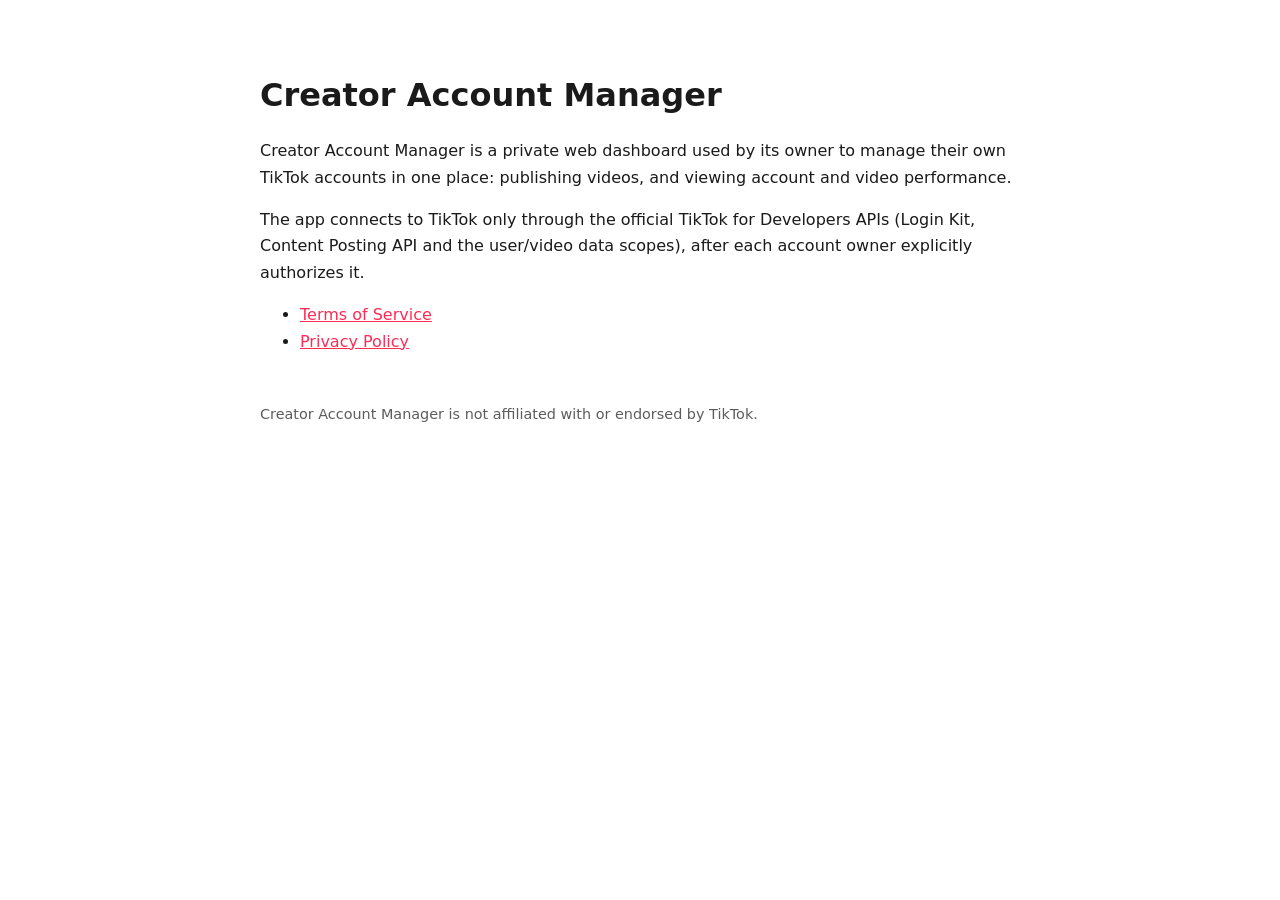
<file: index.html>
<!doctype html>
<html lang="en">
<head>
  <meta charset="utf-8">
  <meta name="viewport" content="width=device-width, initial-scale=1">
  <title>Creator Account Manager</title>
  <link rel="stylesheet" href="style.css">
</head>
<body>
  <main>
    <h1>Creator Account Manager</h1>
    <p>Creator Account Manager is a private web dashboard used by its owner to manage their own TikTok accounts in one place: publishing videos, and viewing account and video performance.</p>
    <p>The app connects to TikTok only through the official TikTok for Developers APIs (Login Kit, Content Posting API and the user/video data scopes), after each account owner explicitly authorizes it.</p>
    <ul>
      <li><a href="terms.html">Terms of Service</a></li>
      <li><a href="privacy.html">Privacy Policy</a></li>
    </ul>
    <footer>Creator Account Manager is not affiliated with or endorsed by TikTok.</footer>
  </main>
</body>
</html>
</file>
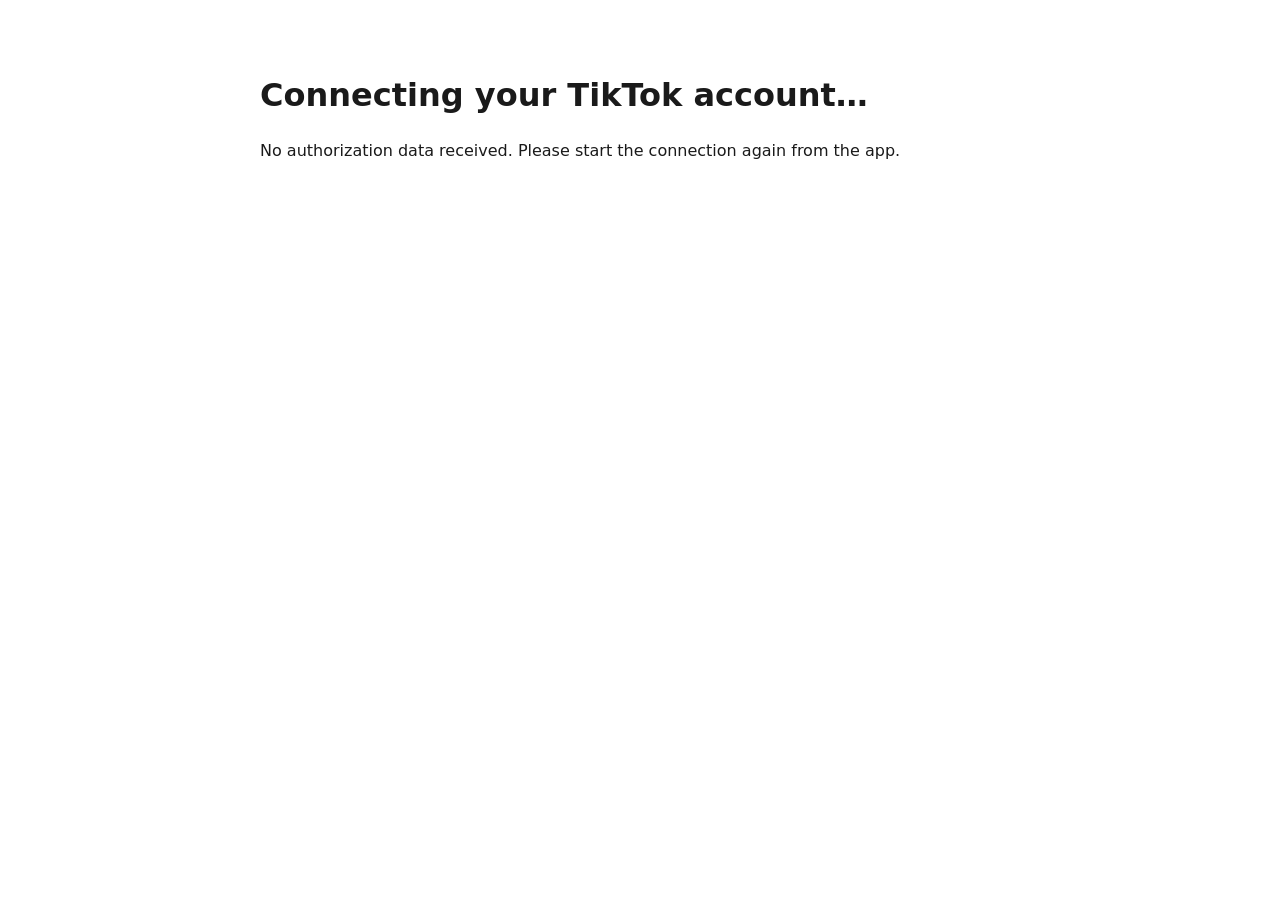
<file: callback/index.html>
<!doctype html>
<html lang="en">
<head>
  <meta charset="utf-8">
  <meta name="viewport" content="width=device-width, initial-scale=1">
  <meta name="robots" content="noindex">
  <title>Connecting… – Creator Account Manager</title>
  <link rel="stylesheet" href="../style.css">
</head>
<body>
  <main>
    <h1>Connecting your TikTok account…</h1>
    <p id="status">Redirecting back to the app.</p>
  </main>
  <script>
    // TikTok only accepts static https redirect URIs, so during local
    // development this page forwards the OAuth result (code, state, scopes,
    // or error) to the app running on localhost.
    var LOCAL_CALLBACK = "http://localhost:3000/api/auth/tiktok/callback";
    var params = window.location.search;
    if (params) {
      window.location.replace(LOCAL_CALLBACK + params);
    } else {
      document.getElementById("status").textContent =
        "No authorization data received. Please start the connection again from the app.";
    }
  </script>
</body>
</html>
</file>
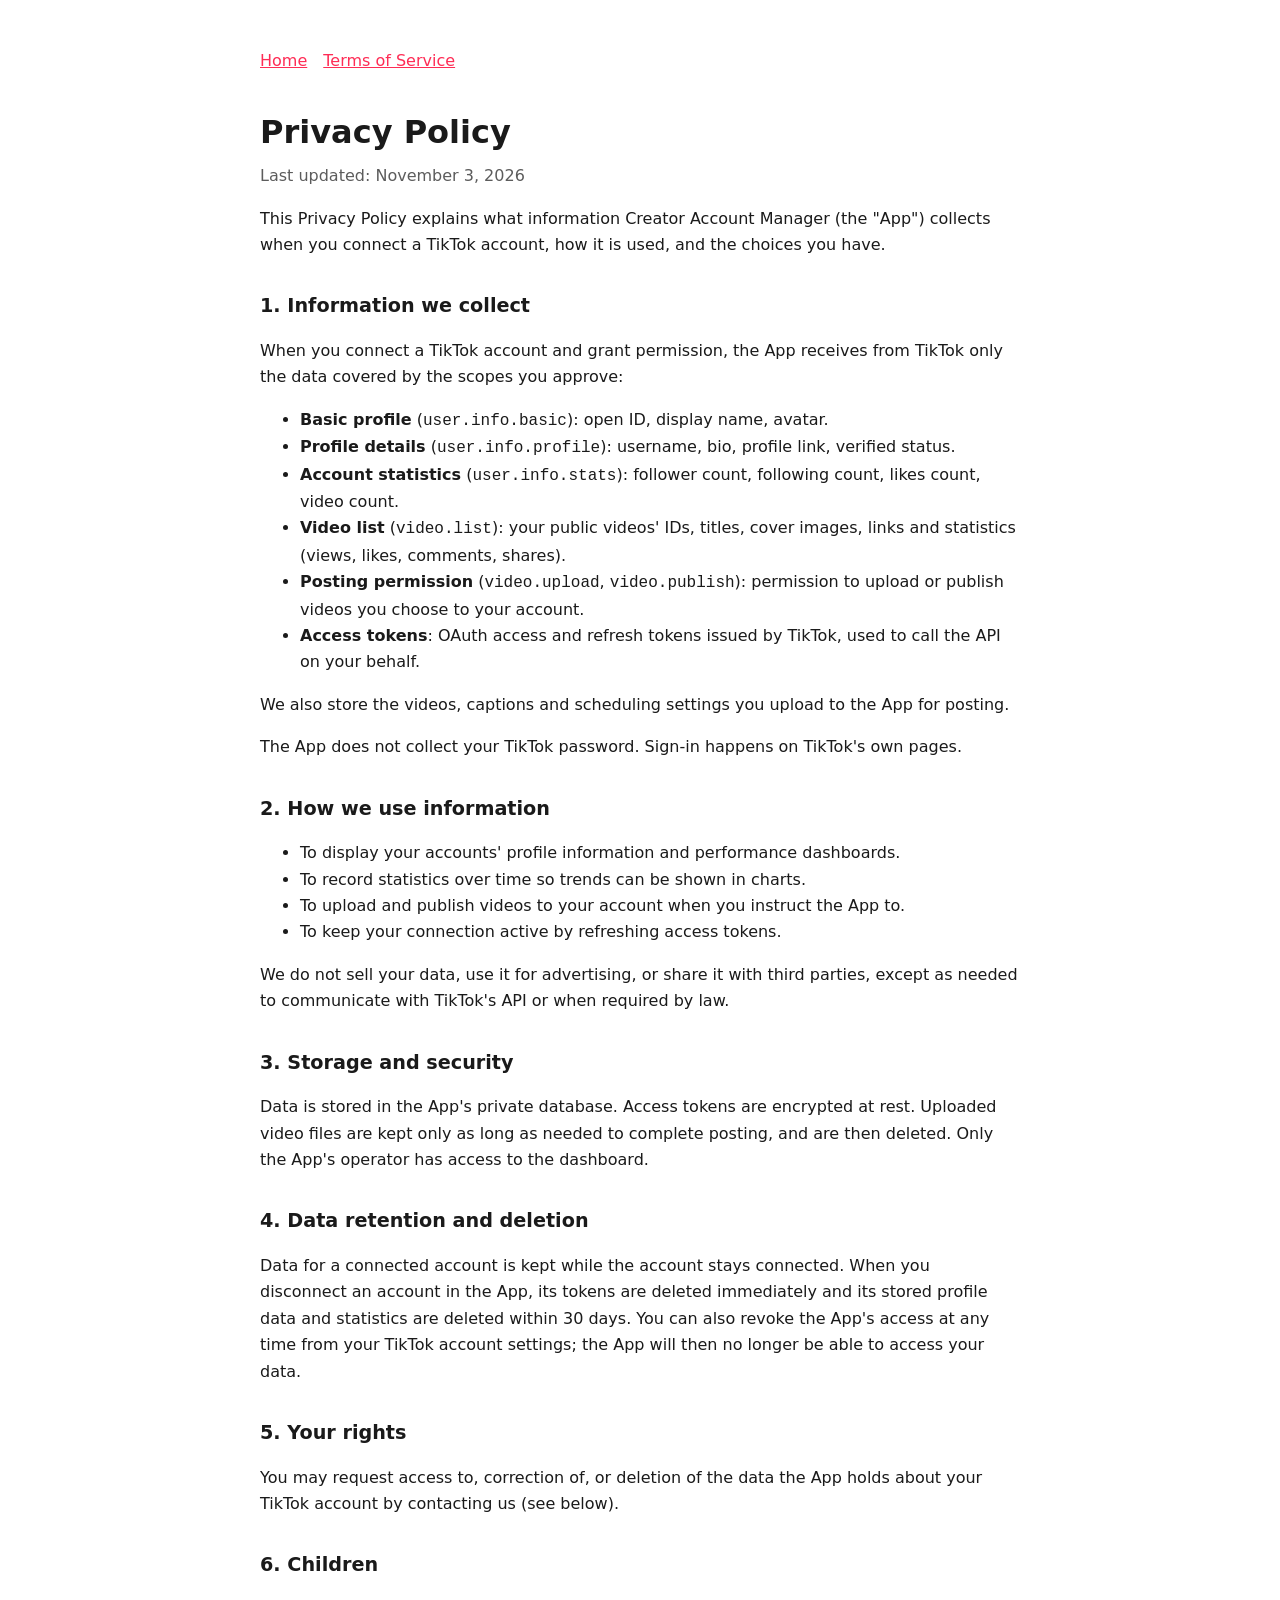
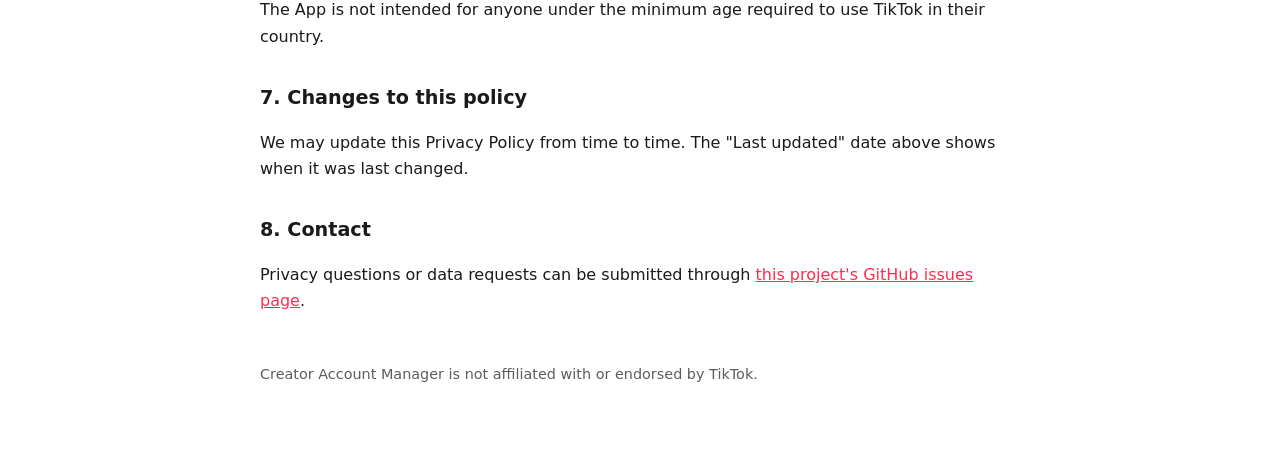
<file: privacy.html>
<!doctype html>
<html lang="en">
<head>
  <meta charset="utf-8">
  <meta name="viewport" content="width=device-width, initial-scale=1">
  <title>Privacy Policy – Creator Account Manager</title>
  <link rel="stylesheet" href="style.css">
</head>
<body>
  <main>
    <nav><a href="index.html">Home</a><a href="terms.html">Terms of Service</a></nav>
    <h1>Privacy Policy</h1>
    <p class="updated">Last updated: November 3, 2026</p>

    <p>This Privacy Policy explains what information Creator Account Manager (the "App") collects when you connect a TikTok account, how it is used, and the choices you have.</p>

    <h2>1. Information we collect</h2>
    <p>When you connect a TikTok account and grant permission, the App receives from TikTok only the data covered by the scopes you approve:</p>
    <ul>
      <li><strong>Basic profile</strong> (<code>user.info.basic</code>): open ID, display name, avatar.</li>
      <li><strong>Profile details</strong> (<code>user.info.profile</code>): username, bio, profile link, verified status.</li>
      <li><strong>Account statistics</strong> (<code>user.info.stats</code>): follower count, following count, likes count, video count.</li>
      <li><strong>Video list</strong> (<code>video.list</code>): your public videos' IDs, titles, cover images, links and statistics (views, likes, comments, shares).</li>
      <li><strong>Posting permission</strong> (<code>video.upload</code>, <code>video.publish</code>): permission to upload or publish videos you choose to your account.</li>
      <li><strong>Access tokens</strong>: OAuth access and refresh tokens issued by TikTok, used to call the API on your behalf.</li>
    </ul>
    <p>We also store the videos, captions and scheduling settings you upload to the App for posting.</p>
    <p>The App does not collect your TikTok password. Sign-in happens on TikTok's own pages.</p>

    <h2>2. How we use information</h2>
    <ul>
      <li>To display your accounts' profile information and performance dashboards.</li>
      <li>To record statistics over time so trends can be shown in charts.</li>
      <li>To upload and publish videos to your account when you instruct the App to.</li>
      <li>To keep your connection active by refreshing access tokens.</li>
    </ul>
    <p>We do not sell your data, use it for advertising, or share it with third parties, except as needed to communicate with TikTok's API or when required by law.</p>

    <h2>3. Storage and security</h2>
    <p>Data is stored in the App's private database. Access tokens are encrypted at rest. Uploaded video files are kept only as long as needed to complete posting, and are then deleted. Only the App's operator has access to the dashboard.</p>

    <h2>4. Data retention and deletion</h2>
    <p>Data for a connected account is kept while the account stays connected. When you disconnect an account in the App, its tokens are deleted immediately and its stored profile data and statistics are deleted within 30 days. You can also revoke the App's access at any time from your TikTok account settings; the App will then no longer be able to access your data.</p>

    <h2>5. Your rights</h2>
    <p>You may request access to, correction of, or deletion of the data the App holds about your TikTok account by contacting us (see below).</p>

    <h2>6. Children</h2>
    <p>The App is not intended for anyone under the minimum age required to use TikTok in their country.</p>

    <h2>7. Changes to this policy</h2>
    <p>We may update this Privacy Policy from time to time. The "Last updated" date above shows when it was last changed.</p>

    <h2>8. Contact</h2>
    <p>Privacy questions or data requests can be submitted through <a id="contact-link" href="https://github.com/rioovs/creator-account-manager/issues">this project's GitHub issues page</a>.</p>

    <footer>Creator Account Manager is not affiliated with or endorsed by TikTok.</footer>
  </main>
</body>
</html>
</file>
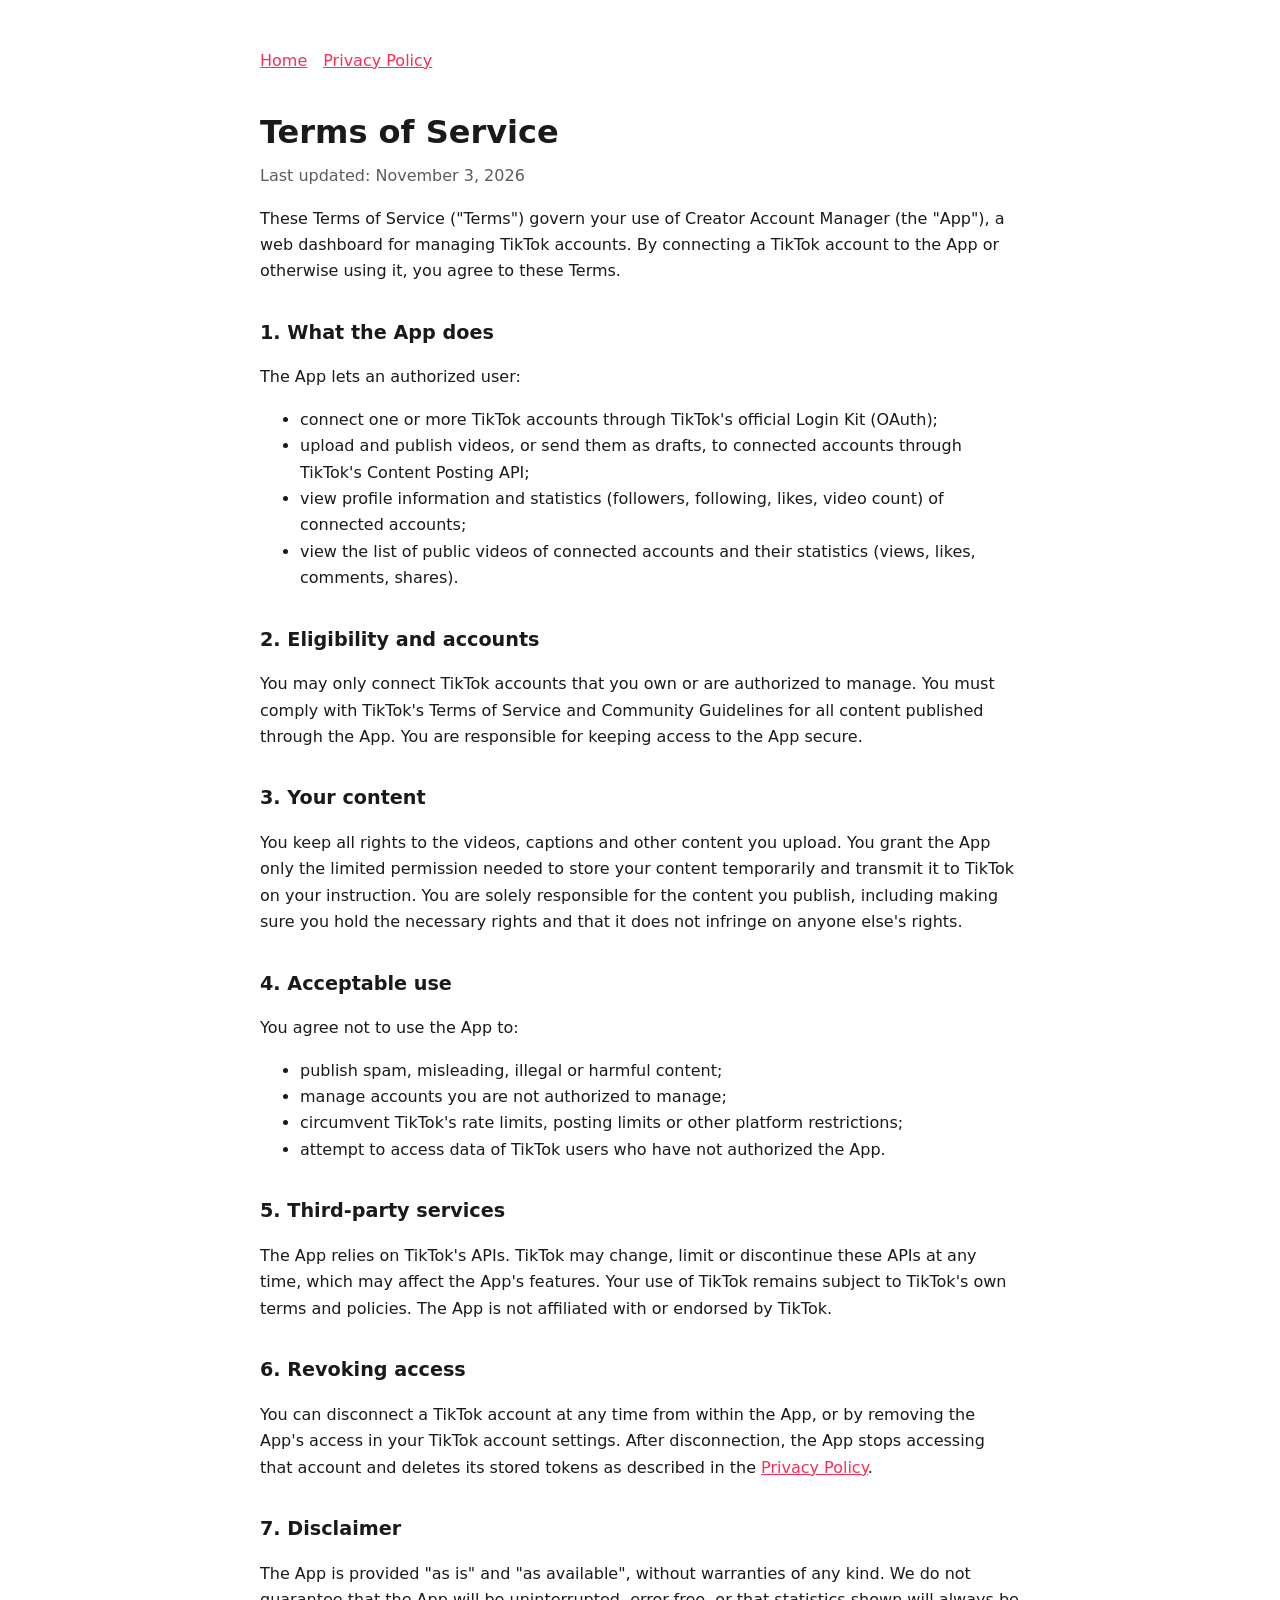
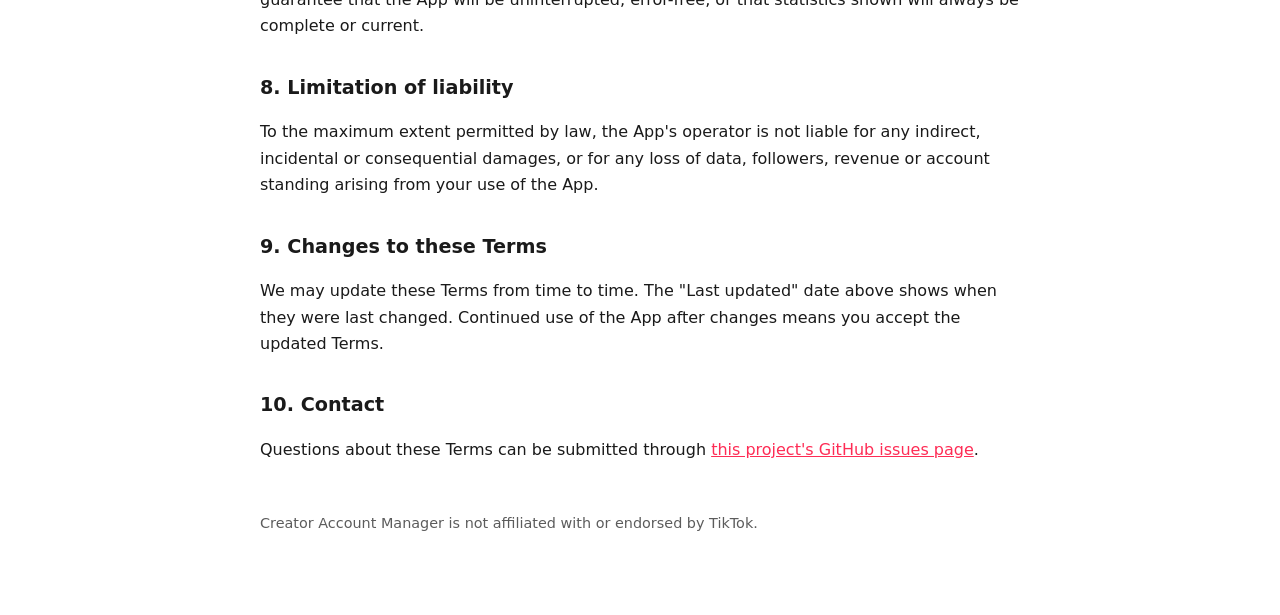
<file: terms.html>
<!doctype html>
<html lang="en">
<head>
  <meta charset="utf-8">
  <meta name="viewport" content="width=device-width, initial-scale=1">
  <title>Terms of Service – Creator Account Manager</title>
  <link rel="stylesheet" href="style.css">
</head>
<body>
  <main>
    <nav><a href="index.html">Home</a><a href="privacy.html">Privacy Policy</a></nav>
    <h1>Terms of Service</h1>
    <p class="updated">Last updated: November 3, 2026</p>

    <p>These Terms of Service ("Terms") govern your use of Creator Account Manager (the "App"), a web dashboard for managing TikTok accounts. By connecting a TikTok account to the App or otherwise using it, you agree to these Terms.</p>

    <h2>1. What the App does</h2>
    <p>The App lets an authorized user:</p>
    <ul>
      <li>connect one or more TikTok accounts through TikTok's official Login Kit (OAuth);</li>
      <li>upload and publish videos, or send them as drafts, to connected accounts through TikTok's Content Posting API;</li>
      <li>view profile information and statistics (followers, following, likes, video count) of connected accounts;</li>
      <li>view the list of public videos of connected accounts and their statistics (views, likes, comments, shares).</li>
    </ul>

    <h2>2. Eligibility and accounts</h2>
    <p>You may only connect TikTok accounts that you own or are authorized to manage. You must comply with TikTok's Terms of Service and Community Guidelines for all content published through the App. You are responsible for keeping access to the App secure.</p>

    <h2>3. Your content</h2>
    <p>You keep all rights to the videos, captions and other content you upload. You grant the App only the limited permission needed to store your content temporarily and transmit it to TikTok on your instruction. You are solely responsible for the content you publish, including making sure you hold the necessary rights and that it does not infringe on anyone else's rights.</p>

    <h2>4. Acceptable use</h2>
    <p>You agree not to use the App to:</p>
    <ul>
      <li>publish spam, misleading, illegal or harmful content;</li>
      <li>manage accounts you are not authorized to manage;</li>
      <li>circumvent TikTok's rate limits, posting limits or other platform restrictions;</li>
      <li>attempt to access data of TikTok users who have not authorized the App.</li>
    </ul>

    <h2>5. Third-party services</h2>
    <p>The App relies on TikTok's APIs. TikTok may change, limit or discontinue these APIs at any time, which may affect the App's features. Your use of TikTok remains subject to TikTok's own terms and policies. The App is not affiliated with or endorsed by TikTok.</p>

    <h2>6. Revoking access</h2>
    <p>You can disconnect a TikTok account at any time from within the App, or by removing the App's access in your TikTok account settings. After disconnection, the App stops accessing that account and deletes its stored tokens as described in the <a href="privacy.html">Privacy Policy</a>.</p>

    <h2>7. Disclaimer</h2>
    <p>The App is provided "as is" and "as available", without warranties of any kind. We do not guarantee that the App will be uninterrupted, error-free, or that statistics shown will always be complete or current.</p>

    <h2>8. Limitation of liability</h2>
    <p>To the maximum extent permitted by law, the App's operator is not liable for any indirect, incidental or consequential damages, or for any loss of data, followers, revenue or account standing arising from your use of the App.</p>

    <h2>9. Changes to these Terms</h2>
    <p>We may update these Terms from time to time. The "Last updated" date above shows when they were last changed. Continued use of the App after changes means you accept the updated Terms.</p>

    <h2>10. Contact</h2>
    <p>Questions about these Terms can be submitted through <a id="contact-link" href="https://github.com/rioovs/creator-account-manager/issues">this project's GitHub issues page</a>.</p>

    <footer>Creator Account Manager is not affiliated with or endorsed by TikTok.</footer>
  </main>
</body>
</html>
</file>
<file: style.css>
:root {
  color-scheme: light dark;
  --fg: #1a1a1a;
  --muted: #5c5c5c;
  --bg: #ffffff;
  --accent: #fe2c55;
}

@media (prefers-color-scheme: dark) {
  :root {
    --fg: #eaeaea;
    --muted: #a0a0a0;
    --bg: #121212;
  }
}

body {
  margin: 0;
  background: var(--bg);
  color: var(--fg);
  font: 16px/1.65 system-ui, -apple-system, "Segoe UI", Roboto, sans-serif;
}

main {
  max-width: 760px;
  margin: 0 auto;
  padding: 48px 20px 80px;
}

h1 { font-size: 2rem; margin-bottom: 0.25rem; }
h2 { font-size: 1.2rem; margin-top: 2rem; }
.updated { color: var(--muted); margin-top: 0; }
a { color: var(--accent); }
nav { margin-bottom: 2rem; }
nav a { margin-right: 1rem; }
footer { margin-top: 3rem; color: var(--muted); font-size: 0.9rem; }
</file>
